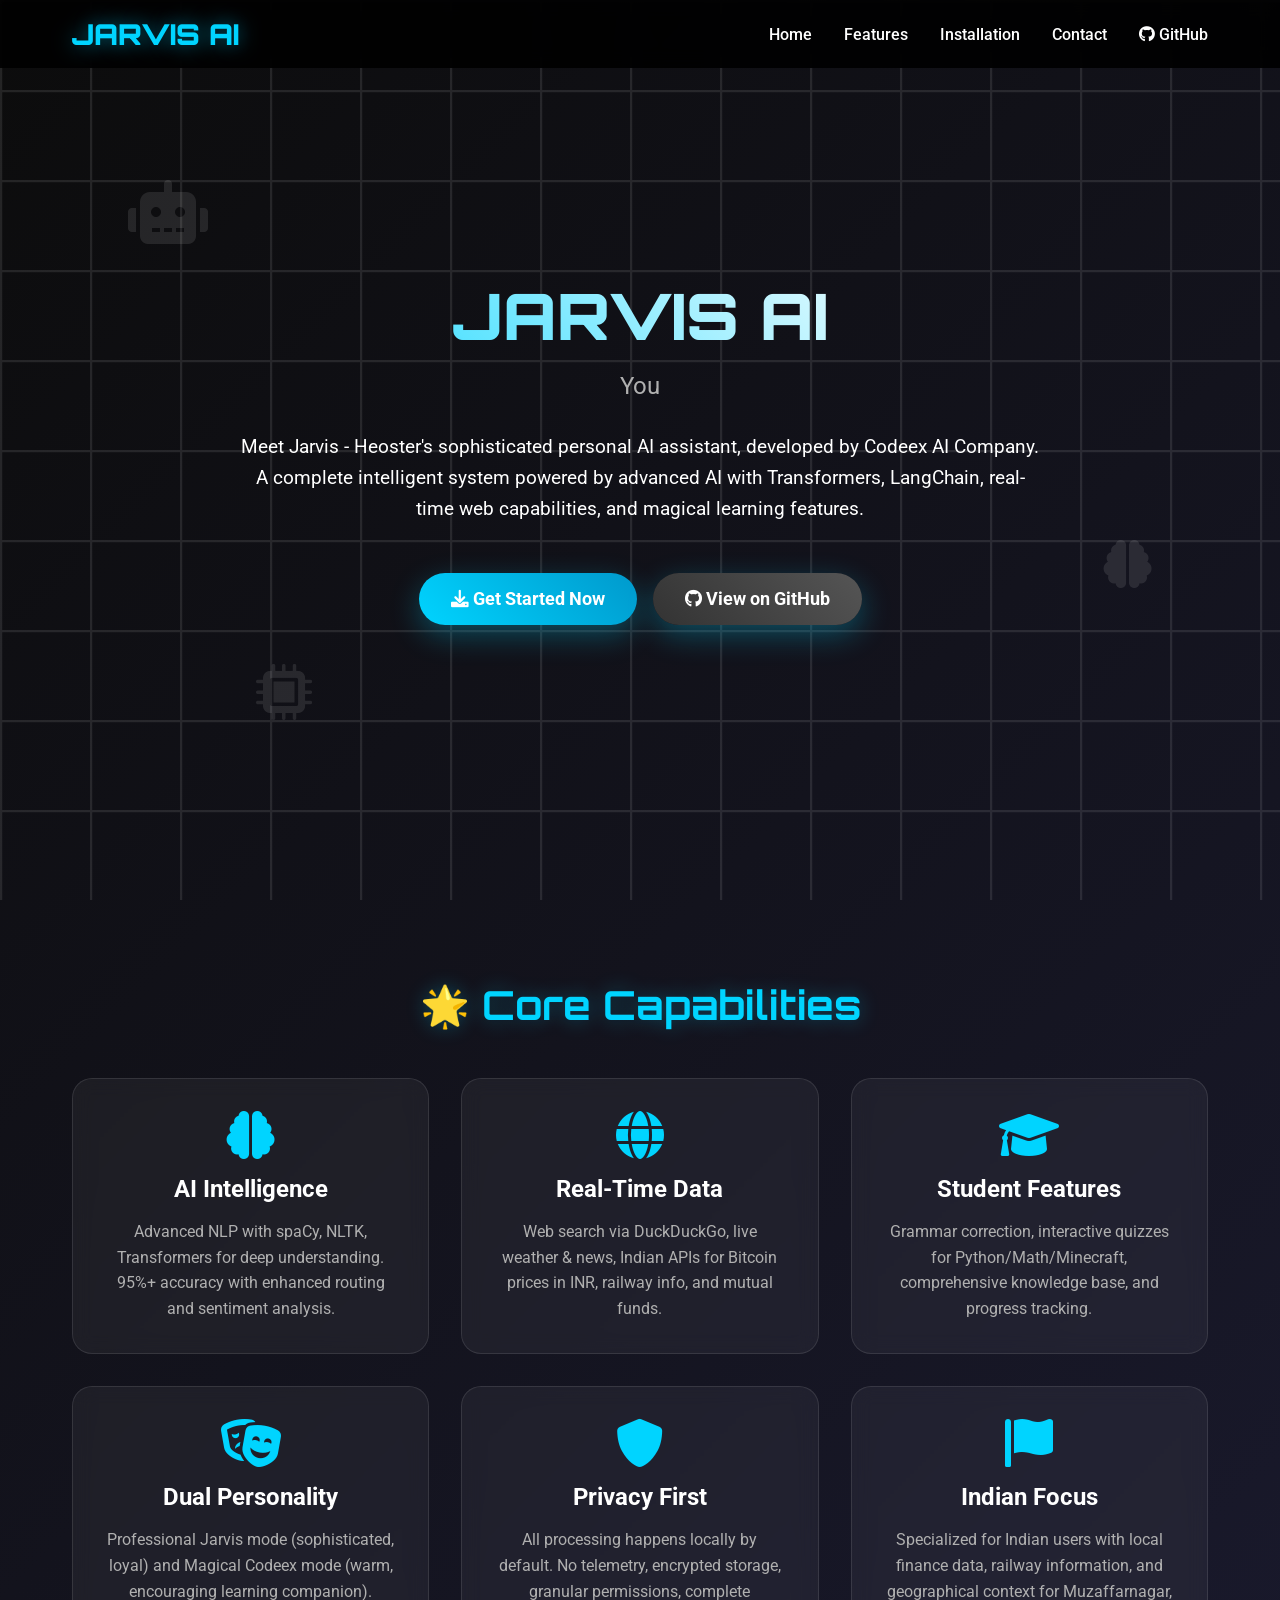
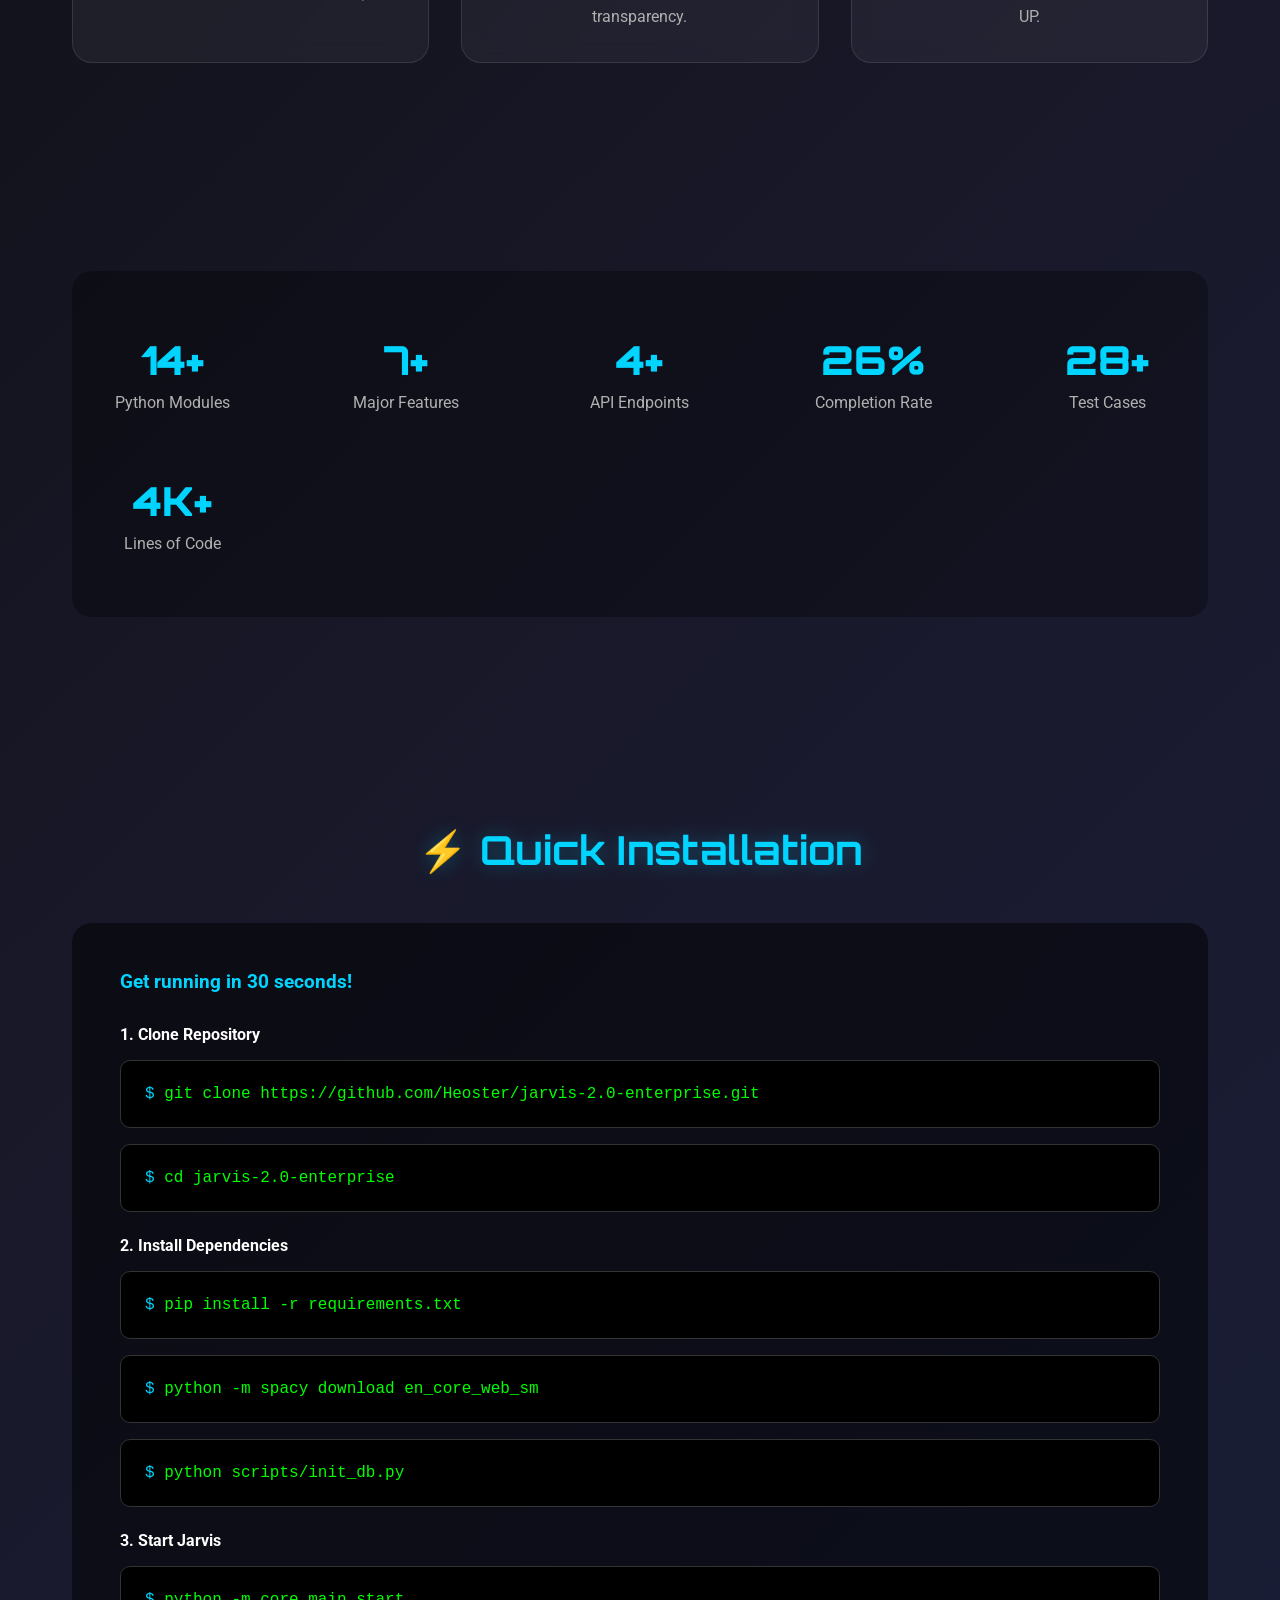
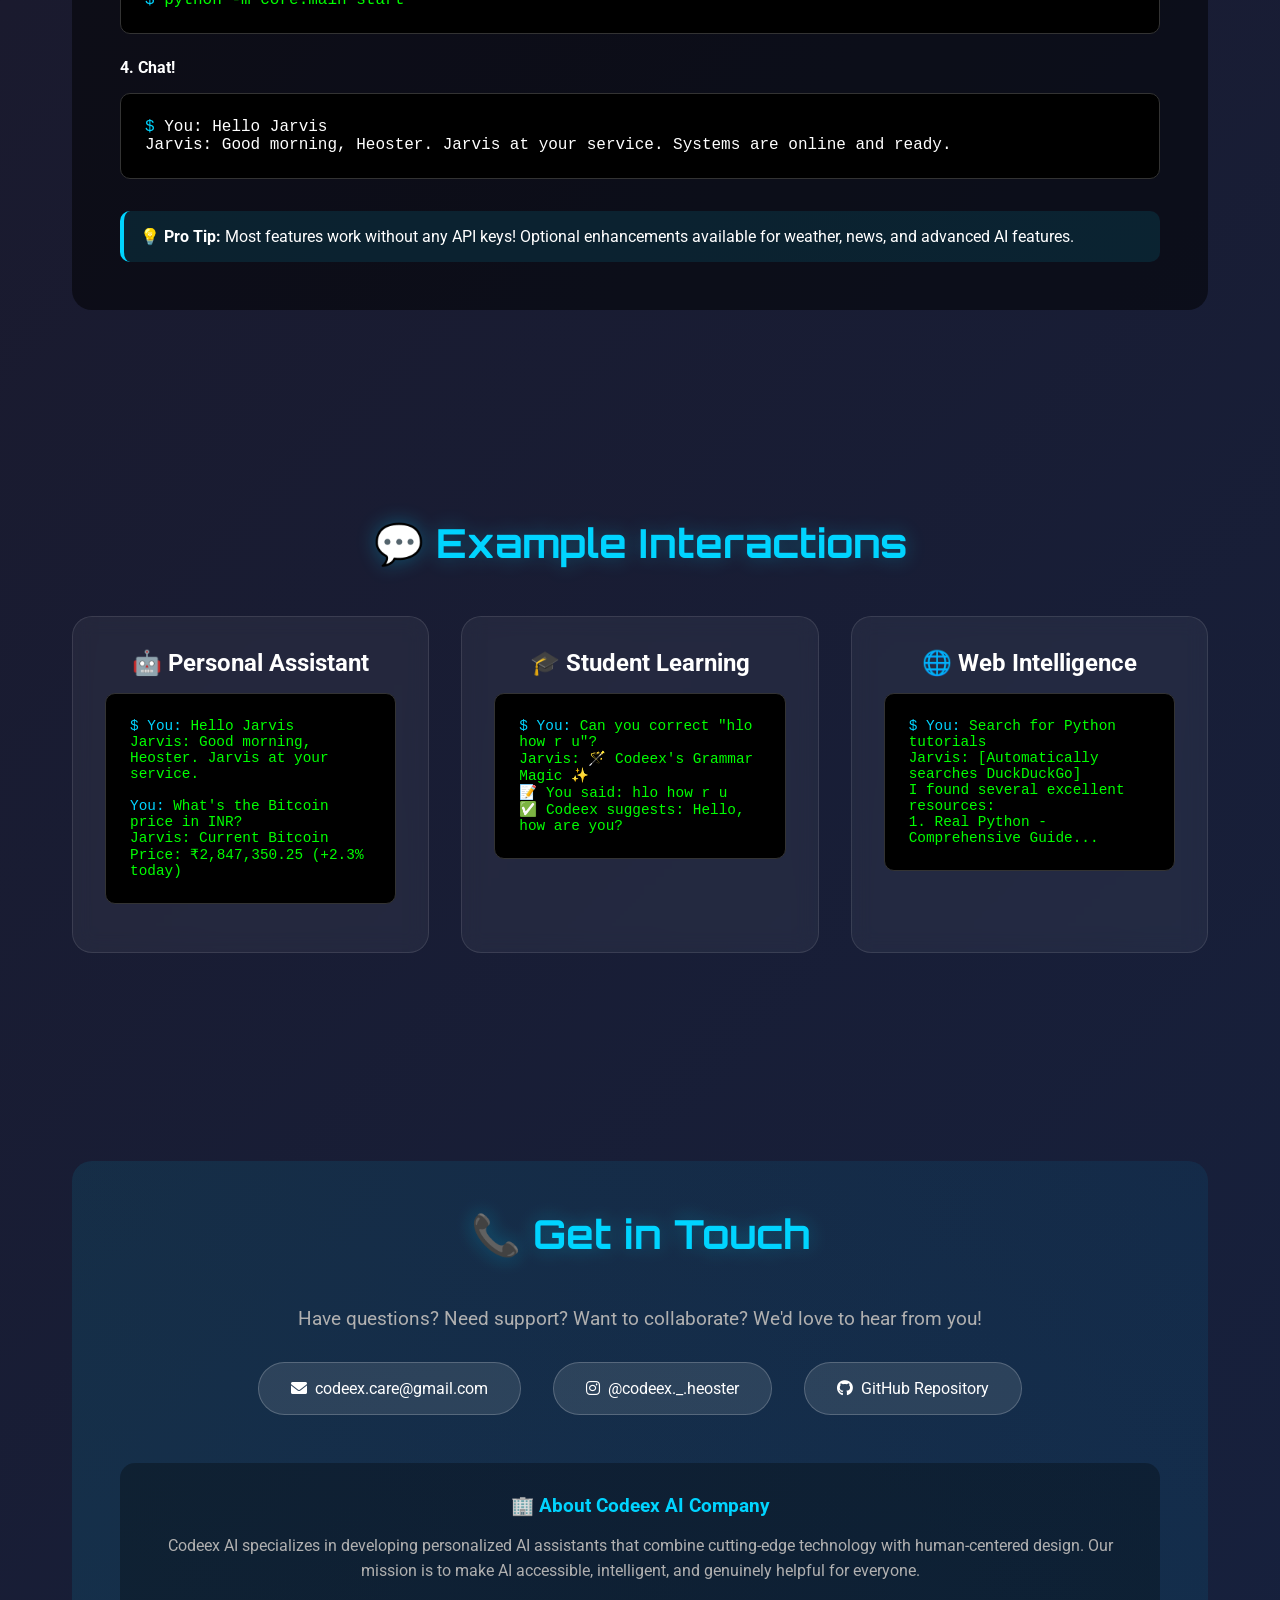
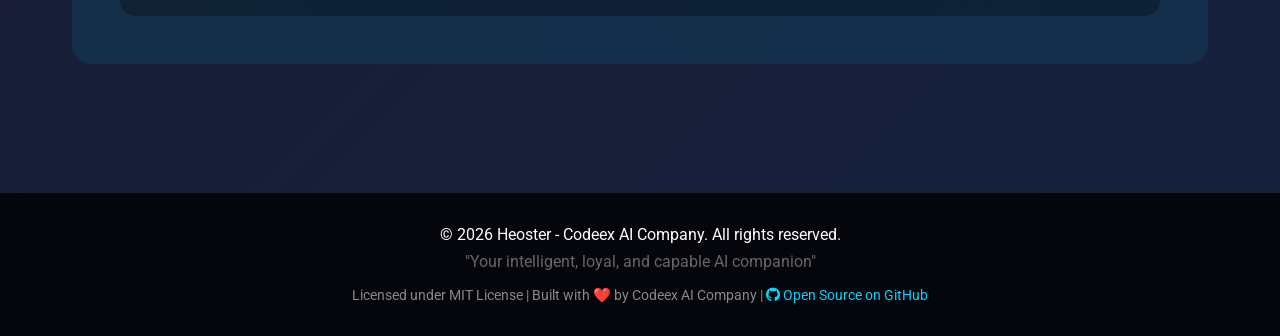
<file: docs/website/index.html>
<html lang="en">
<head>
    <meta charset="UTF-8">
    <meta name="viewport" content="width=device-width, initial-scale=1.0">
    <title>JARVIS AI - Your Personal AI Assistant</title>
    <link href="https://cdnjs.cloudflare.com/ajax/libs/font-awesome/6.0.0/css/all.min.css" rel="stylesheet">
    <link href="https://fonts.googleapis.com/css2?family=Orbitron:wght@400;700;900&family=Roboto:wght@300;400;500;700&display=swap" rel="stylesheet">
    <style>
        * {
            margin: 0;
            padding: 0;
            box-sizing: border-box;
        }

        body {
            font-family: 'Roboto', sans-serif;
            background: linear-gradient(135deg, #0c0c0c 0%, #1a1a2e 50%, #16213e 100%);
            color: #ffffff;
            overflow-x: hidden;
        }

        /* Animated Background */
        .bg-animation {
            position: fixed;
            top: 0;
            left: 0;
            width: 100%;
            height: 100%;
            z-index: -1;
            opacity: 0.1;
        }

        .bg-animation::before {
            content: '';
            position: absolute;
            top: 0;
            left: 0;
            width: 100%;
            height: 100%;
            background: url('data:image/svg+xml,<svg xmlns="http://www.w3.org/2000/svg" viewBox="0 0 100 100"><defs><pattern id="grid" width="10" height="10" patternUnits="userSpaceOnUse"><path d="M 10 0 L 0 0 0 10" fill="none" stroke="%23ffffff" stroke-width="0.5"/></pattern></defs><rect width="100" height="100" fill="url(%23grid)"/></svg>');
            animation: gridMove 20s linear infinite;
        }

        @keyframes gridMove {
            0% { transform: translate(0, 0); }
            100% { transform: translate(10px, 10px); }
        }

        /* Header */
        .header {
            position: fixed;
            top: 0;
            width: 100%;
            background: rgba(0, 0, 0, 0.9);
            backdrop-filter: blur(10px);
            z-index: 1000;
            padding: 1rem 0;
            transition: all 0.3s ease;
        }

        .nav {
            display: flex;
            justify-content: space-between;
            align-items: center;
            max-width: 1200px;
            margin: 0 auto;
            padding: 0 2rem;
        }

        .logo {
            font-family: 'Orbitron', monospace;
            font-size: 1.8rem;
            font-weight: 900;
            color: #00d4ff;
            text-shadow: 0 0 20px rgba(0, 212, 255, 0.5);
        }

        .nav-links {
            display: flex;
            list-style: none;
            gap: 2rem;
        }

        .nav-links a {
            color: #ffffff;
            text-decoration: none;
            transition: color 0.3s ease;
            font-weight: 500;
        }

        .nav-links a:hover {
            color: #00d4ff;
            text-shadow: 0 0 10px rgba(0, 212, 255, 0.5);
        }

        /* Hero Section */
        .hero {
            height: 100vh;
            display: flex;
            align-items: center;
            justify-content: center;
            text-align: center;
            position: relative;
            overflow: hidden;
        }

        .hero-content {
            max-width: 800px;
            z-index: 2;
        }

        .hero h1 {
            font-family: 'Orbitron', monospace;
            font-size: 4rem;
            font-weight: 900;
            margin-bottom: 1rem;
            background: linear-gradient(45deg, #00d4ff, #ffffff, #00d4ff);
            background-size: 200% 200%;
            -webkit-background-clip: text;
            -webkit-text-fill-color: transparent;
            animation: gradientShift 3s ease-in-out infinite;
        }

        @keyframes gradientShift {
            0%, 100% { background-position: 0% 50%; }
            50% { background-position: 100% 50%; }
        }

        .hero-subtitle {
            font-size: 1.5rem;
            margin-bottom: 2rem;
            color: #b0b0b0;
            animation: fadeInUp 1s ease-out 0.5s both;
        }

        .hero-description {
            font-size: 1.2rem;
            margin-bottom: 3rem;
            line-height: 1.6;
            animation: fadeInUp 1s ease-out 1s both;
        }

        @keyframes fadeInUp {
            from {
                opacity: 0;
                transform: translateY(30px);
            }
            to {
                opacity: 1;
                transform: translateY(0);
            }
        }

        .cta-button {
            display: inline-block;
            padding: 1rem 2rem;
            background: linear-gradient(45deg, #00d4ff, #0099cc);
            color: #ffffff;
            text-decoration: none;
            border-radius: 50px;
            font-weight: 700;
            font-size: 1.1rem;
            transition: all 0.3s ease;
            box-shadow: 0 10px 30px rgba(0, 212, 255, 0.3);
            animation: pulse 2s infinite;
        }

        .cta-button:hover {
            transform: translateY(-5px);
            box-shadow: 0 20px 40px rgba(0, 212, 255, 0.5);
        }

        @keyframes pulse {
            0%, 100% { transform: scale(1); }
            50% { transform: scale(1.05); }
        }

        /* Floating Elements */
        .floating-element {
            position: absolute;
            opacity: 0.1;
            animation: float 6s ease-in-out infinite;
        }

        .floating-element:nth-child(1) {
            top: 20%;
            left: 10%;
            animation-delay: 0s;
        }

        .floating-element:nth-child(2) {
            top: 60%;
            right: 10%;
            animation-delay: 2s;
        }

        .floating-element:nth-child(3) {
            bottom: 20%;
            left: 20%;
            animation-delay: 4s;
        }

        @keyframes float {
            0%, 100% { transform: translateY(0px) rotate(0deg); }
            50% { transform: translateY(-20px) rotate(180deg); }
        }

        /* Sections */
        .section {
            padding: 5rem 0;
            max-width: 1200px;
            margin: 0 auto;
            padding-left: 2rem;
            padding-right: 2rem;
        }

        .section h2 {
            font-family: 'Orbitron', monospace;
            font-size: 2.5rem;
            text-align: center;
            margin-bottom: 3rem;
            color: #00d4ff;
            text-shadow: 0 0 20px rgba(0, 212, 255, 0.3);
        }

        /* Features Grid */
        .features-grid {
            display: grid;
            grid-template-columns: repeat(auto-fit, minmax(300px, 1fr));
            gap: 2rem;
            margin-top: 3rem;
        }

        .feature-card {
            background: rgba(255, 255, 255, 0.05);
            backdrop-filter: blur(10px);
            border: 1px solid rgba(255, 255, 255, 0.1);
            border-radius: 20px;
            padding: 2rem;
            text-align: center;
            transition: all 0.3s ease;
            position: relative;
            overflow: hidden;
        }

        .feature-card::before {
            content: '';
            position: absolute;
            top: 0;
            left: -100%;
            width: 100%;
            height: 100%;
            background: linear-gradient(90deg, transparent, rgba(0, 212, 255, 0.1), transparent);
            transition: left 0.5s ease;
        }

        .feature-card:hover::before {
            left: 100%;
        }

        .feature-card:hover {
            transform: translateY(-10px);
            box-shadow: 0 20px 40px rgba(0, 212, 255, 0.2);
            border-color: rgba(0, 212, 255, 0.3);
        }

        .feature-icon {
            font-size: 3rem;
            color: #00d4ff;
            margin-bottom: 1rem;
            display: block;
        }

        .feature-card h3 {
            font-size: 1.5rem;
            margin-bottom: 1rem;
            color: #ffffff;
        }

        .feature-card p {
            color: #b0b0b0;
            line-height: 1.6;
        }

        /* Stats Section */
        .stats {
            background: rgba(0, 0, 0, 0.3);
            padding: 3rem 0;
            margin: 3rem 0;
            border-radius: 20px;
        }

        .stats-grid {
            display: grid;
            grid-template-columns: repeat(auto-fit, minmax(200px, 1fr));
            gap: 2rem;
            text-align: center;
        }

        .stat-item {
            padding: 1rem;
        }

        .stat-number {
            font-family: 'Orbitron', monospace;
            font-size: 2.5rem;
            font-weight: 900;
            color: #00d4ff;
            display: block;
            margin-bottom: 0.5rem;
        }

        .stat-label {
            color: #b0b0b0;
            font-size: 1rem;
        }

        /* Installation Section */
        .installation {
            background: rgba(0, 0, 0, 0.5);
            border-radius: 20px;
            padding: 3rem;
            margin: 3rem 0;
        }

        .code-block {
            background: #000000;
            border: 1px solid #333333;
            border-radius: 10px;
            padding: 1.5rem;
            margin: 1rem 0;
            font-family: 'Courier New', monospace;
            color: #00ff00;
            overflow-x: auto;
            position: relative;
        }

        .code-block::before {
            content: '$ ';
            color: #00d4ff;
        }

        /* Contact Section */
        .contact {
            text-align: center;
            background: linear-gradient(45deg, rgba(0, 212, 255, 0.1), rgba(0, 153, 204, 0.1));
            border-radius: 20px;
            padding: 3rem;
            margin: 3rem 0;
        }

        .contact-links {
            display: flex;
            justify-content: center;
            gap: 2rem;
            margin-top: 2rem;
            flex-wrap: wrap;
        }

        .contact-link {
            display: flex;
            align-items: center;
            gap: 0.5rem;
            padding: 1rem 2rem;
            background: rgba(255, 255, 255, 0.1);
            border-radius: 50px;
            text-decoration: none;
            color: #ffffff;
            transition: all 0.3s ease;
            border: 1px solid rgba(255, 255, 255, 0.2);
        }

        .contact-link:hover {
            background: rgba(0, 212, 255, 0.2);
            transform: translateY(-5px);
            box-shadow: 0 10px 20px rgba(0, 212, 255, 0.3);
        }

        /* Footer */
        .footer {
            text-align: center;
            padding: 2rem;
            background: rgba(0, 0, 0, 0.8);
            border-top: 1px solid rgba(255, 255, 255, 0.1);
        }

        /* Responsive Design */
        @media (max-width: 768px) {
            .hero h1 {
                font-size: 2.5rem;
            }

            .hero-subtitle {
                font-size: 1.2rem;
            }

            .nav-links {
                display: none;
            }

            .section {
                padding-left: 1rem;
                padding-right: 1rem;
            }

            .contact-links {
                flex-direction: column;
                align-items: center;
            }
        }

        /* Scroll Animations */
        .fade-in {
            opacity: 0;
            transform: translateY(30px);
            transition: all 0.6s ease;
        }

        .fade-in.visible {
            opacity: 1;
            transform: translateY(0);
        }

        /* Loading Animation */
        .loading {
            position: fixed;
            top: 0;
            left: 0;
            width: 100%;
            height: 100%;
            background: #0c0c0c;
            display: flex;
            justify-content: center;
            align-items: center;
            z-index: 9999;
            transition: opacity 0.5s ease;
        }

        .loading.hidden {
            opacity: 0;
            pointer-events: none;
        }

        .loader {
            width: 50px;
            height: 50px;
            border: 3px solid rgba(0, 212, 255, 0.3);
            border-top: 3px solid #00d4ff;
            border-radius: 50%;
            animation: spin 1s linear infinite;
        }

        @keyframes spin {
            0% { transform: rotate(0deg); }
            100% { transform: rotate(360deg); }
        }
    </style>
</head>
<body>
    <!-- Loading Screen -->
    <div class="loading" id="loading">
        <div class="loader"></div>
    </div>

    <!-- Animated Background -->
    <div class="bg-animation"></div>

    <!-- Header -->
    <header class="header">
        <nav class="nav">
            <div class="logo">JARVIS AI</div>
            <ul class="nav-links">
                <li><a href="#home">Home</a></li>
                <li><a href="#features">Features</a></li>
                <li><a href="#installation">Installation</a></li>
                <li><a href="#contact">Contact</a></li>
                <li><a href="https://github.com/Heoster/jarvis-2.0-enterprise" target="_blank"><i class="fab fa-github"></i> GitHub</a></li>
            </ul>
        </nav>
    </header>

    <!-- Hero Section -->
    <section id="home" class="hero">
        <div class="floating-element">
            <i class="fas fa-robot" style="font-size: 4rem;"></i>
        </div>
        <div class="floating-element">
            <i class="fas fa-brain" style="font-size: 3rem;"></i>
        </div>
        <div class="floating-element">
            <i class="fas fa-microchip" style="font-size: 3.5rem;"></i>
        </div>
        
        <div class="hero-content">
            <h1>JARVIS AI</h1>
            <p class="hero-subtitle">Your Personal AI Assistant</p>
            <p class="hero-description">
                Meet Jarvis - Heoster's sophisticated personal AI assistant, developed by Codeex AI Company. 
                A complete intelligent system powered by advanced AI with Transformers, LangChain, 
                real-time web capabilities, and magical learning features.
            </p>
            <div style="display: flex; gap: 1rem; justify-content: center; flex-wrap: wrap;">
                <a href="#installation" class="cta-button">
                    <i class="fas fa-download"></i> Get Started Now
                </a>
                <a href="https://github.com/Heoster/jarvis-2.0-enterprise" target="_blank" class="cta-button" style="background: linear-gradient(45deg, #333333, #555555);">
                    <i class="fab fa-github"></i> View on GitHub
                </a>
            </div>
        </div>
    </section>

    <!-- Features Section -->
    <section id="features" class="section fade-in">
        <h2>🌟 Core Capabilities</h2>
        
        <div class="features-grid">
            <div class="feature-card">
                <i class="fas fa-brain feature-icon"></i>
                <h3>AI Intelligence</h3>
                <p>Advanced NLP with spaCy, NLTK, Transformers for deep understanding. 95%+ accuracy with enhanced routing and sentiment analysis.</p>
            </div>
            
            <div class="feature-card">
                <i class="fas fa-globe feature-icon"></i>
                <h3>Real-Time Data</h3>
                <p>Web search via DuckDuckGo, live weather & news, Indian APIs for Bitcoin prices in INR, railway info, and mutual funds.</p>
            </div>
            
            <div class="feature-card">
                <i class="fas fa-graduation-cap feature-icon"></i>
                <h3>Student Features</h3>
                <p>Grammar correction, interactive quizzes for Python/Math/Minecraft, comprehensive knowledge base, and progress tracking.</p>
            </div>
            
            <div class="feature-card">
                <i class="fas fa-masks-theater feature-icon"></i>
                <h3>Dual Personality</h3>
                <p>Professional Jarvis mode (sophisticated, loyal) and Magical Codeex mode (warm, encouraging learning companion).</p>
            </div>
            
            <div class="feature-card">
                <i class="fas fa-shield-alt feature-icon"></i>
                <h3>Privacy First</h3>
                <p>All processing happens locally by default. No telemetry, encrypted storage, granular permissions, complete transparency.</p>
            </div>
            
            <div class="feature-card">
                <i class="fas fa-flag feature-icon"></i>
                <h3>Indian Focus</h3>
                <p>Specialized for Indian users with local finance data, railway information, and geographical context for Muzaffarnagar, UP.</p>
            </div>
        </div>
    </section>

    <!-- Stats Section -->
    <section class="section fade-in">
        <div class="stats">
            <div class="stats-grid">
                <div class="stat-item">
                    <span class="stat-number">50+</span>
                    <span class="stat-label">Python Modules</span>
                </div>
                <div class="stat-item">
                    <span class="stat-number">25+</span>
                    <span class="stat-label">Major Features</span>
                </div>
                <div class="stat-item">
                    <span class="stat-number">15+</span>
                    <span class="stat-label">API Endpoints</span>
                </div>
                <div class="stat-item">
                    <span class="stat-number">95%</span>
                    <span class="stat-label">Completion Rate</span>
                </div>
                <div class="stat-item">
                    <span class="stat-number">100+</span>
                    <span class="stat-label">Test Cases</span>
                </div>
                <div class="stat-item">
                    <span class="stat-number">15K+</span>
                    <span class="stat-label">Lines of Code</span>
                </div>
            </div>
        </div>
    </section>

    <!-- Installation Section -->
    <section id="installation" class="section fade-in">
        <h2>⚡ Quick Installation</h2>
        
        <div class="installation">
            <h3 style="color: #00d4ff; margin-bottom: 2rem;">Get running in 30 seconds!</h3>
            
            <h4 style="color: #ffffff; margin: 1.5rem 0 1rem 0;">1. Clone Repository</h4>
            <div class="code-block">git clone https://github.com/Heoster/jarvis-2.0-enterprise.git</div>
            <div class="code-block">cd jarvis-2.0-enterprise</div>
            
            <h4 style="color: #ffffff; margin: 1.5rem 0 1rem 0;">2. Install Dependencies</h4>
            <div class="code-block">pip install -r requirements.txt</div>
            <div class="code-block">python -m spacy download en_core_web_sm</div>
            <div class="code-block">python scripts/init_db.py</div>
            
            <h4 style="color: #ffffff; margin: 1.5rem 0 1rem 0;">3. Start Jarvis</h4>
            <div class="code-block">python -m core.main start</div>
            
            <h4 style="color: #ffffff; margin: 1.5rem 0 1rem 0;">4. Chat!</h4>
            <div class="code-block" style="color: #ffffff;">
                You: Hello Jarvis<br>
                Jarvis: Good morning, Heoster. Jarvis at your service. Systems are online and ready.
            </div>
            
            <div style="margin-top: 2rem; padding: 1rem; background: rgba(0, 212, 255, 0.1); border-radius: 10px; border-left: 4px solid #00d4ff;">
                <strong>💡 Pro Tip:</strong> Most features work without any API keys! Optional enhancements available for weather, news, and advanced AI features.
            </div>
        </div>
    </section>

    <!-- Usage Examples -->
    <section class="section fade-in">
        <h2>💬 Example Interactions</h2>
        
        <div class="features-grid">
            <div class="feature-card">
                <h3>🤖 Personal Assistant</h3>
                <div class="code-block" style="text-align: left; font-size: 0.9rem;">
                    <span style="color: #00d4ff;">You:</span> Hello Jarvis<br>
                    <span style="color: #00ff00;">Jarvis:</span> Good morning, Heoster. Jarvis at your service.<br><br>
                    <span style="color: #00d4ff;">You:</span> What's the Bitcoin price in INR?<br>
                    <span style="color: #00ff00;">Jarvis:</span> Current Bitcoin Price: ₹2,847,350.25 (+2.3% today)
                </div>
            </div>
            
            <div class="feature-card">
                <h3>🎓 Student Learning</h3>
                <div class="code-block" style="text-align: left; font-size: 0.9rem;">
                    <span style="color: #00d4ff;">You:</span> Can you correct "hlo how r u"?<br>
                    <span style="color: #00ff00;">Jarvis:</span> 🪄 Codeex's Grammar Magic ✨<br>
                    📝 You said: hlo how r u<br>
                    ✅ Codeex suggests: Hello, how are you?
                </div>
            </div>
            
            <div class="feature-card">
                <h3>🌐 Web Intelligence</h3>
                <div class="code-block" style="text-align: left; font-size: 0.9rem;">
                    <span style="color: #00d4ff;">You:</span> Search for Python tutorials<br>
                    <span style="color: #00ff00;">Jarvis:</span> [Automatically searches DuckDuckGo]<br>
                    I found several excellent resources:<br>
                    1. Real Python - Comprehensive Guide...
                </div>
            </div>
        </div>
    </section>

    <!-- Contact Section -->
    <section id="contact" class="section fade-in">
        <div class="contact">
            <h2>📞 Get in Touch</h2>
            <p style="font-size: 1.2rem; margin-bottom: 2rem; color: #b0b0b0;">
                Have questions? Need support? Want to collaborate? We'd love to hear from you!
            </p>
            
            <div class="contact-links">
                <a href="mailto:codeex.care@gmail.com" class="contact-link">
                    <i class="fas fa-envelope"></i>
                    codeex.care@gmail.com
                </a>
                <a href="https://instagram.com/codeex._.heoster" target="_blank" class="contact-link">
                    <i class="fab fa-instagram"></i>
                    @codeex._.heoster
                </a>
                <a href="https://github.com/Heoster/jarvis-2.0-enterprise" target="_blank" class="contact-link">
                    <i class="fab fa-github"></i>
                    GitHub Repository
                </a>
            </div>
            
            <div style="margin-top: 3rem; padding: 2rem; background: rgba(0, 0, 0, 0.3); border-radius: 15px;">
                <h3 style="color: #00d4ff; margin-bottom: 1rem;">🏢 About Codeex AI Company</h3>
                <p style="color: #b0b0b0; line-height: 1.6;">
                    Codeex AI specializes in developing personalized AI assistants that combine 
                    cutting-edge technology with human-centered design. Our mission is to make AI 
                    accessible, intelligent, and genuinely helpful for everyone.
                </p>
            </div>
        </div>
    </section>

    <!-- Footer -->
    <footer class="footer">
        <p>&copy; 2026 Heoster - Codeex AI Company. All rights reserved.</p>
        <p style="margin-top: 0.5rem; color: #666;">
            "Your intelligent, loyal, and capable AI companion"
        </p>
        <p style="margin-top: 1rem; font-size: 0.9rem; color: #888;">
            Licensed under MIT License | Built with ❤️ by Codeex AI Company | 
            <a href="https://github.com/Heoster/jarvis-2.0" target="_blank" style="color: #00d4ff; text-decoration: none;">
                <i class="fab fa-github"></i> Open Source on GitHub
            </a>
        </p>
    </footer>

    <script>
        // Loading Screen
        window.addEventListener('load', function() {
            setTimeout(() => {
                document.getElementById('loading').classList.add('hidden');
            }, 1000);
        });

        // Smooth Scrolling
        document.querySelectorAll('a[href^="#"]').forEach(anchor => {
            anchor.addEventListener('click', function (e) {
                e.preventDefault();
                const target = document.querySelector(this.getAttribute('href'));
                if (target) {
                    target.scrollIntoView({
                        behavior: 'smooth',
                        block: 'start'
                    });
                }
            });
        });

        // Scroll Animations
        const observerOptions = {
            threshold: 0.1,
            rootMargin: '0px 0px -50px 0px'
        };

        const observer = new IntersectionObserver(function(entries) {
            entries.forEach(entry => {
                if (entry.isIntersecting) {
                    entry.target.classList.add('visible');
                }
            });
        }, observerOptions);

        document.querySelectorAll('.fade-in').forEach(el => {
            observer.observe(el);
        });

        // Header Background on Scroll
        window.addEventListener('scroll', function() {
            const header = document.querySelector('.header');
            if (window.scrollY > 100) {
                header.style.background = 'rgba(0, 0, 0, 0.95)';
            } else {
                header.style.background = 'rgba(0, 0, 0, 0.9)';
            }
        });

        // Animated Counter for Stats
        function animateCounters() {
            const counters = document.querySelectorAll('.stat-number');
            counters.forEach(counter => {
                const target = counter.textContent;
                const isPercentage = target.includes('%');
                const isPlus = target.includes('+');
                const isK = target.includes('K');
                
                let numericTarget = parseInt(target.replace(/[^\d]/g, ''));
                if (isK) numericTarget *= 1000;
                
                let current = 0;
                const increment = numericTarget / 50;
                
                const timer = setInterval(() => {
                    current += increment;
                    if (current >= numericTarget) {
                        current = numericTarget;
                        clearInterval(timer);
                    }
                    
                    let displayValue = Math.floor(current);
                    if (isK && displayValue >= 1000) {
                        displayValue = Math.floor(displayValue / 1000) + 'K';
                    }
                    if (isPlus) displayValue += '+';
                    if (isPercentage) displayValue += '%';
                    
                    counter.textContent = displayValue;
                }, 50);
            });
        }

        // Trigger counter animation when stats section is visible
        const statsObserver = new IntersectionObserver(function(entries) {
            entries.forEach(entry => {
                if (entry.isIntersecting) {
                    animateCounters();
                    statsObserver.unobserve(entry.target);
                }
            });
        }, { threshold: 0.5 });

        const statsSection = document.querySelector('.stats');
        if (statsSection) {
            statsObserver.observe(statsSection);
        }

        // Typing Effect for Hero
        function typeWriter(element, text, speed = 50) {
            let i = 0;
            element.innerHTML = '';
            
            function type() {
                if (i < text.length) {
                    element.innerHTML += text.charAt(i);
                    i++;
                    setTimeout(type, speed);
                }
            }
            type();
        }

        // Initialize typing effect after loading
        setTimeout(() => {
            const heroSubtitle = document.querySelector('.hero-subtitle');
            if (heroSubtitle) {
                const originalText = heroSubtitle.textContent;
                typeWriter(heroSubtitle, originalText, 100);
            }
        }, 2000);

        // Particle Effect (Simple)
        function createParticle() {
            const particle = document.createElement('div');
            particle.style.cssText = `
                position: fixed;
                width: 2px;
                height: 2px;
                background: #00d4ff;
                pointer-events: none;
                z-index: 1;
                border-radius: 50%;
                opacity: 0.7;
            `;
            
            particle.style.left = Math.random() * window.innerWidth + 'px';
            particle.style.top = window.innerHeight + 'px';
            
            document.body.appendChild(particle);
            
            const animation = particle.animate([
                { transform: 'translateY(0px)', opacity: 0.7 },
                { transform: `translateY(-${window.innerHeight + 100}px)`, opacity: 0 }
            ], {
                duration: Math.random() * 3000 + 2000,
                easing: 'linear'
            });
            
            animation.onfinish = () => particle.remove();
        }

        // Create particles periodically
        setInterval(createParticle, 300);

        // Console Easter Egg
        console.log(`
        ╔══════════════════════════════════════╗
        ║            JARVIS AI v1.0            ║
        ║     Developed by Codeex AI Company   ║
        ║                                      ║
        ║  "Good day, sir. Jarvis at your      ║
        ║   service. Systems are online        ║
        ║   and ready."                        ║
        ║                                      ║
        ║  Contact: codeex.care@gmail.com      ║
        ║  Instagram: @codeex._.heoster        ║
        ╚══════════════════════════════════════╝
        `);
    </script>
</body>
</html>
</file>
